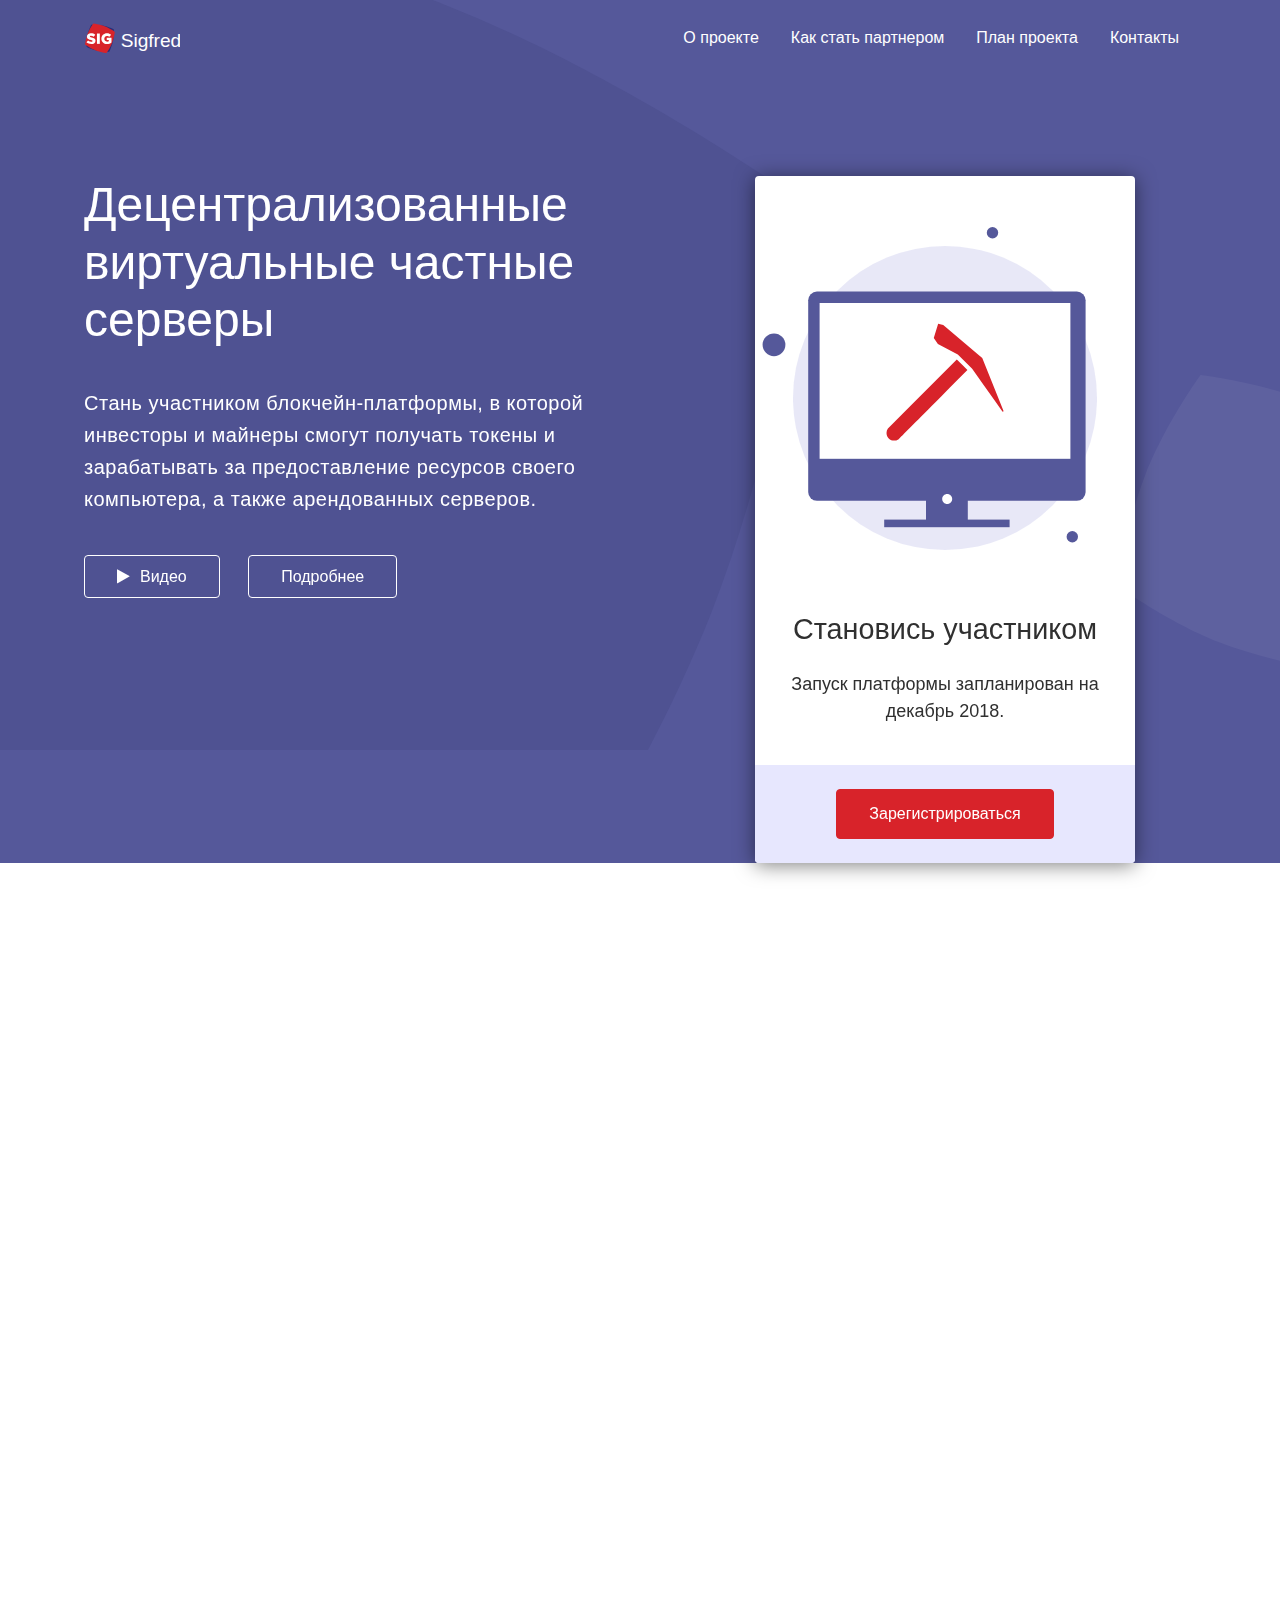
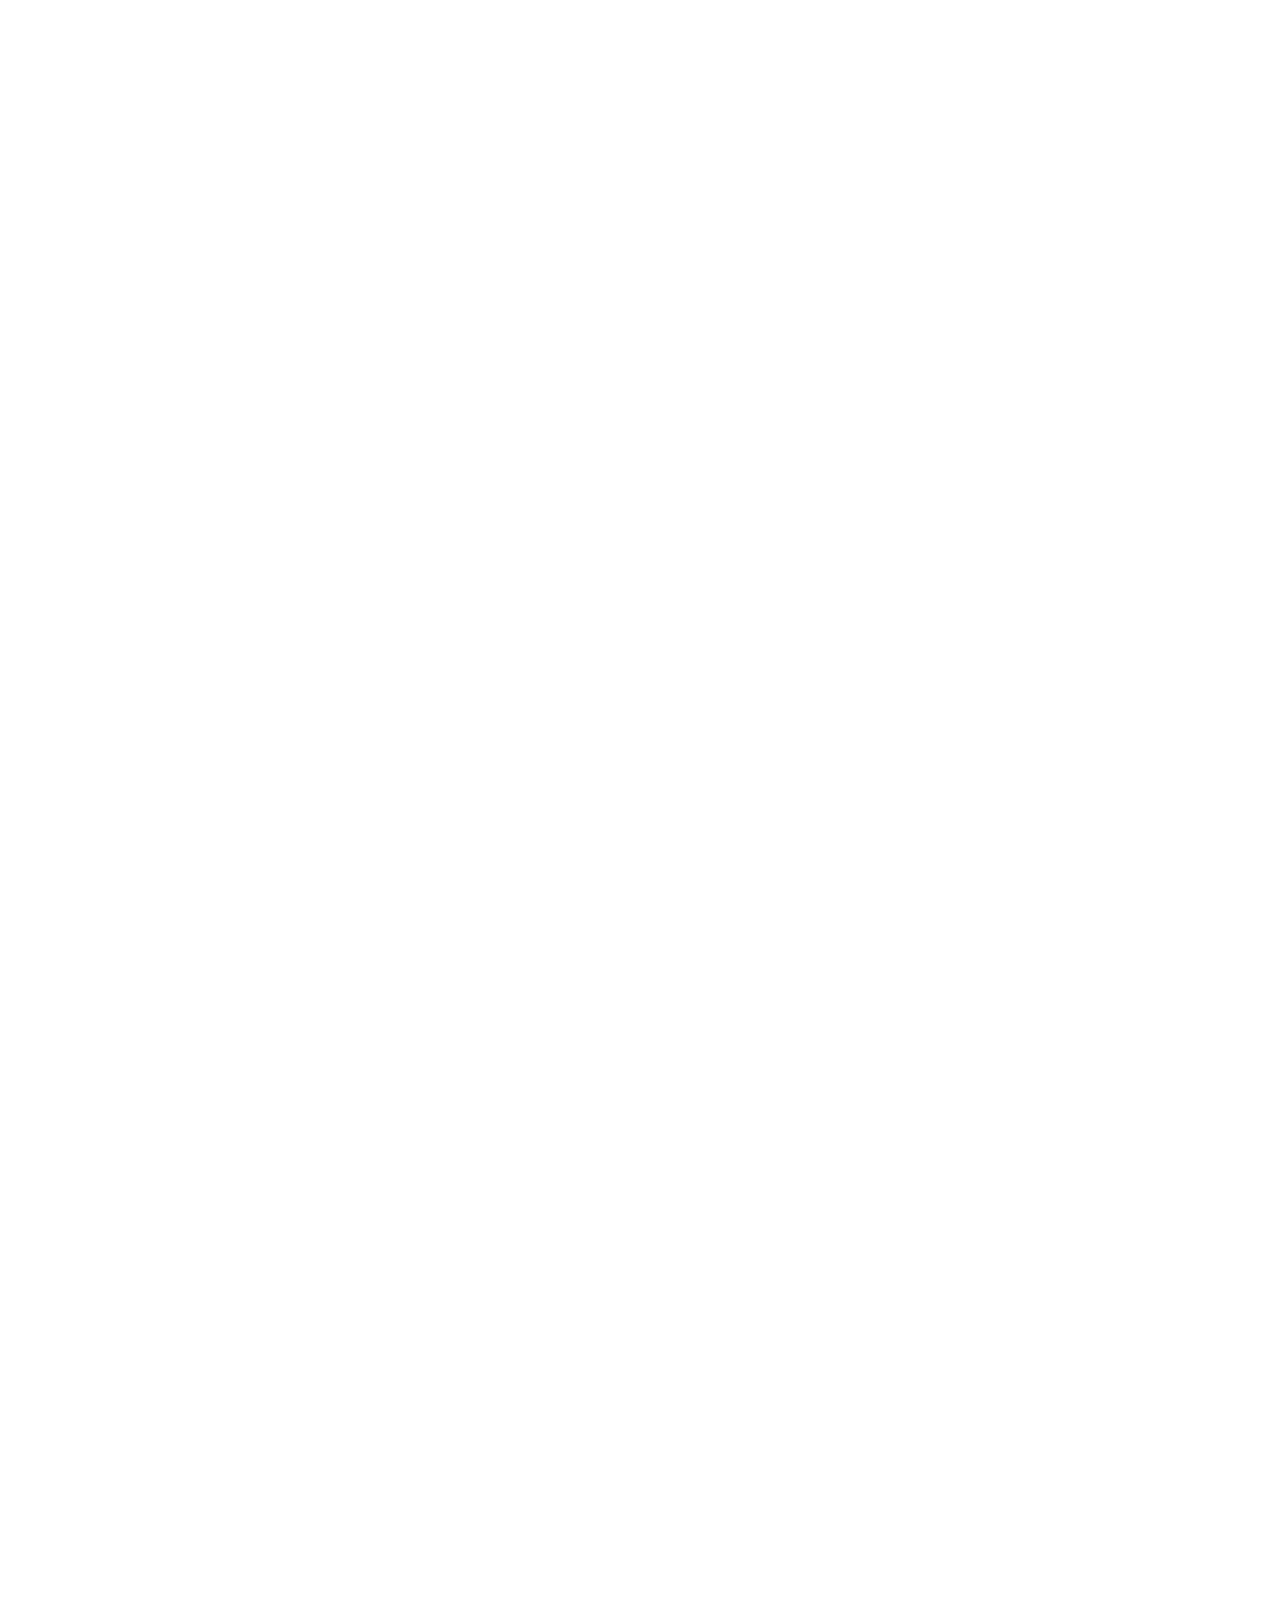
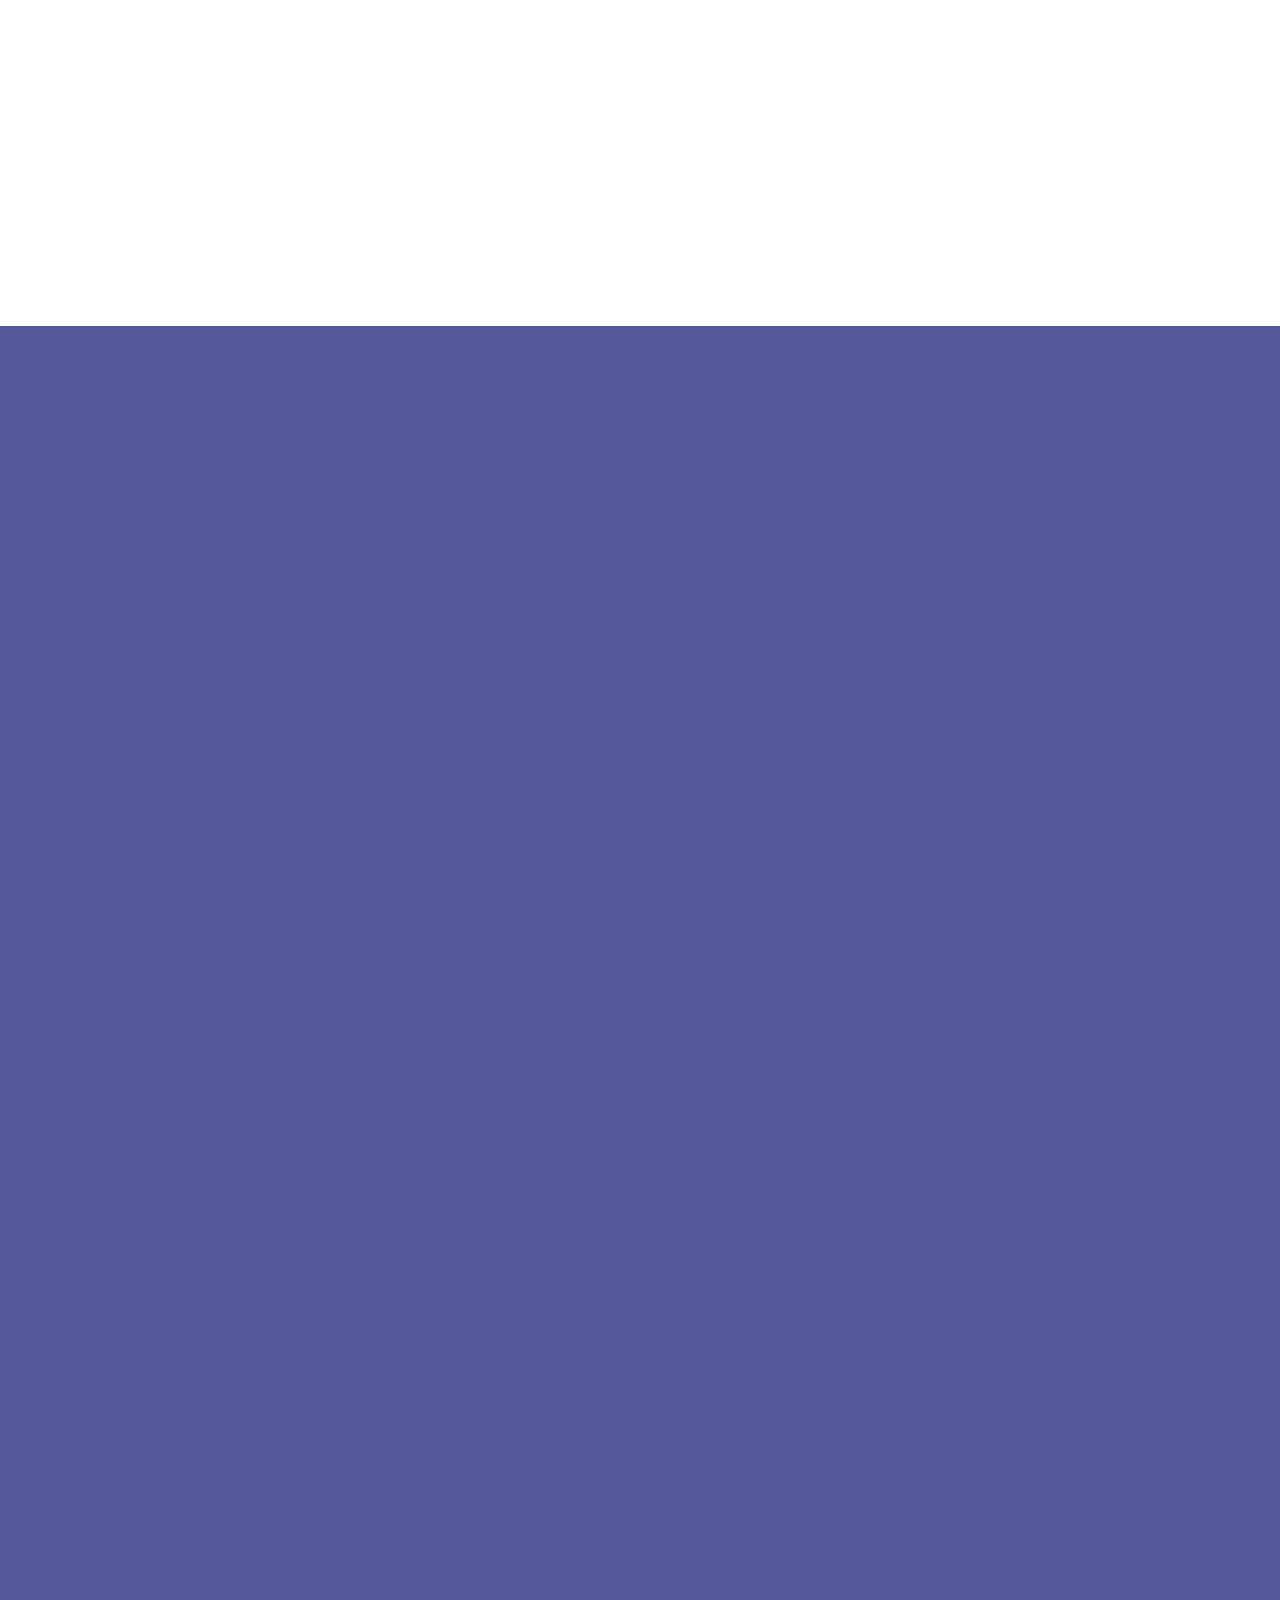
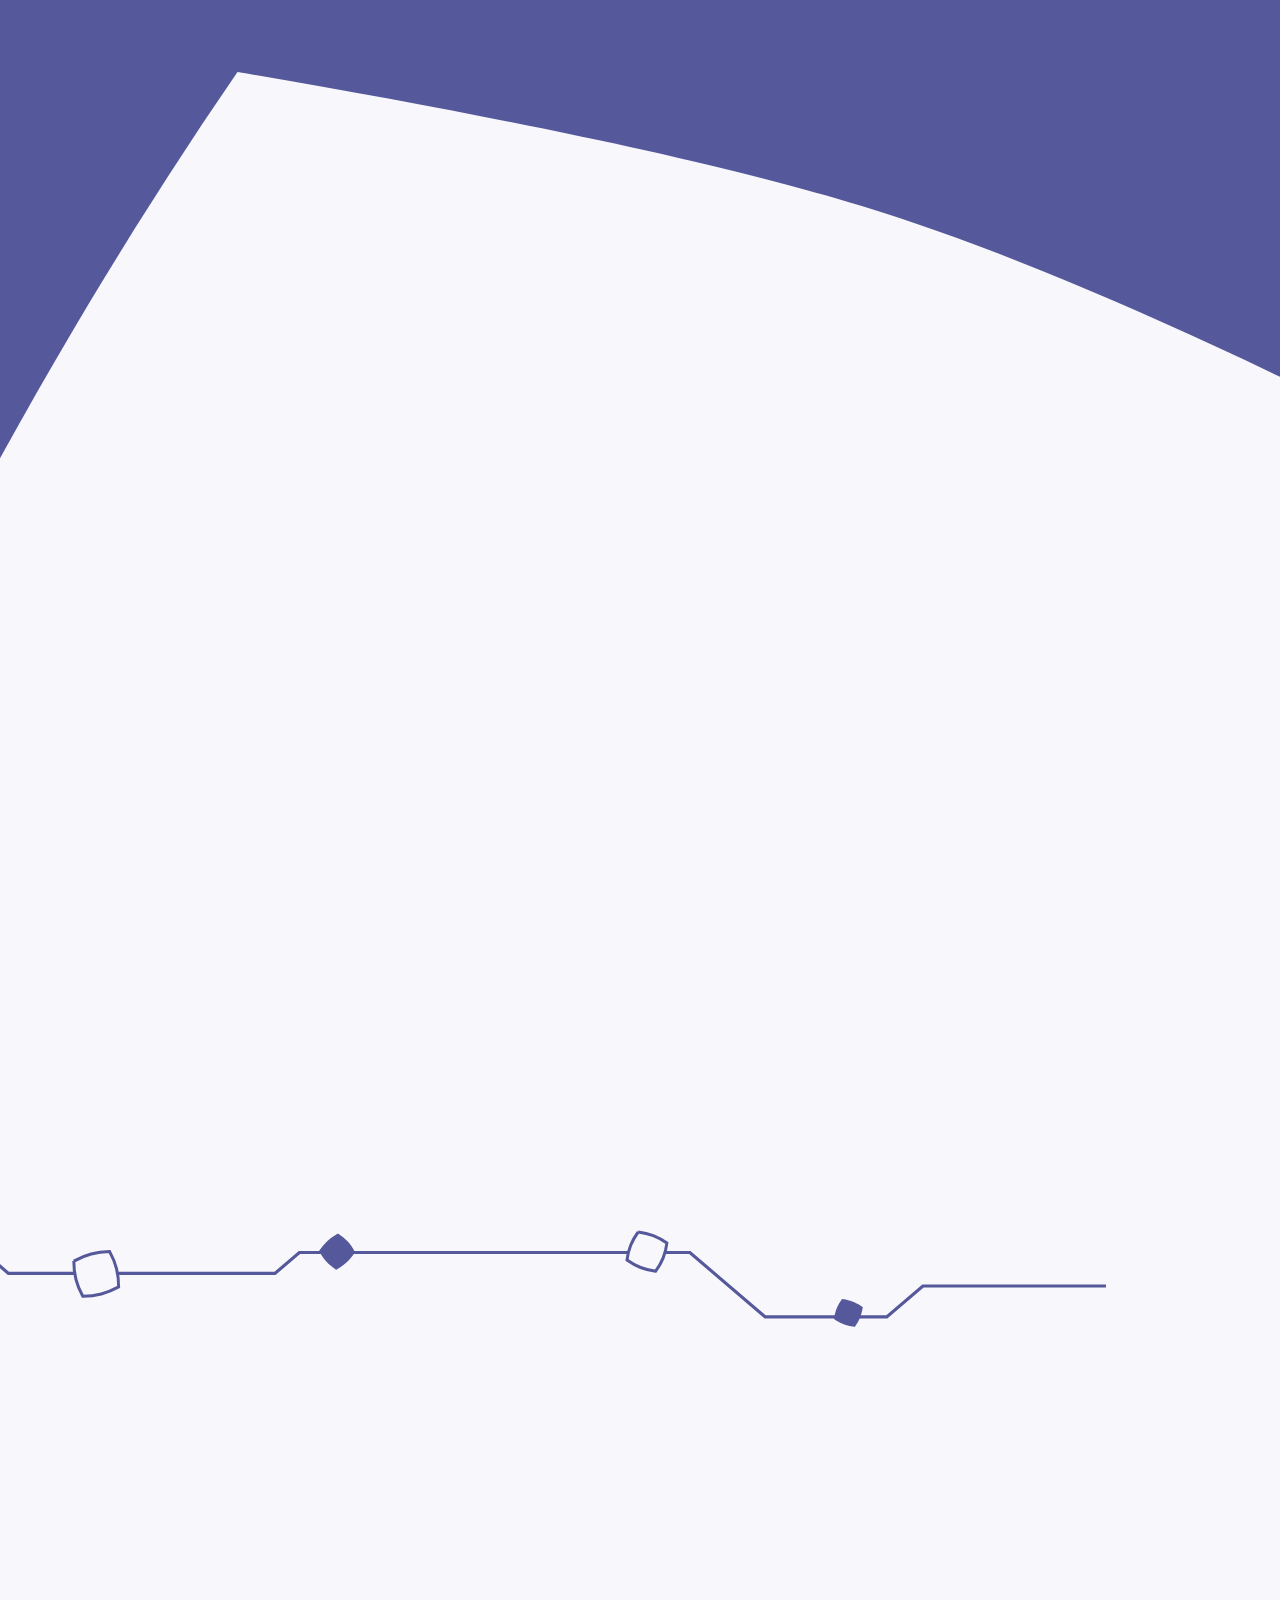
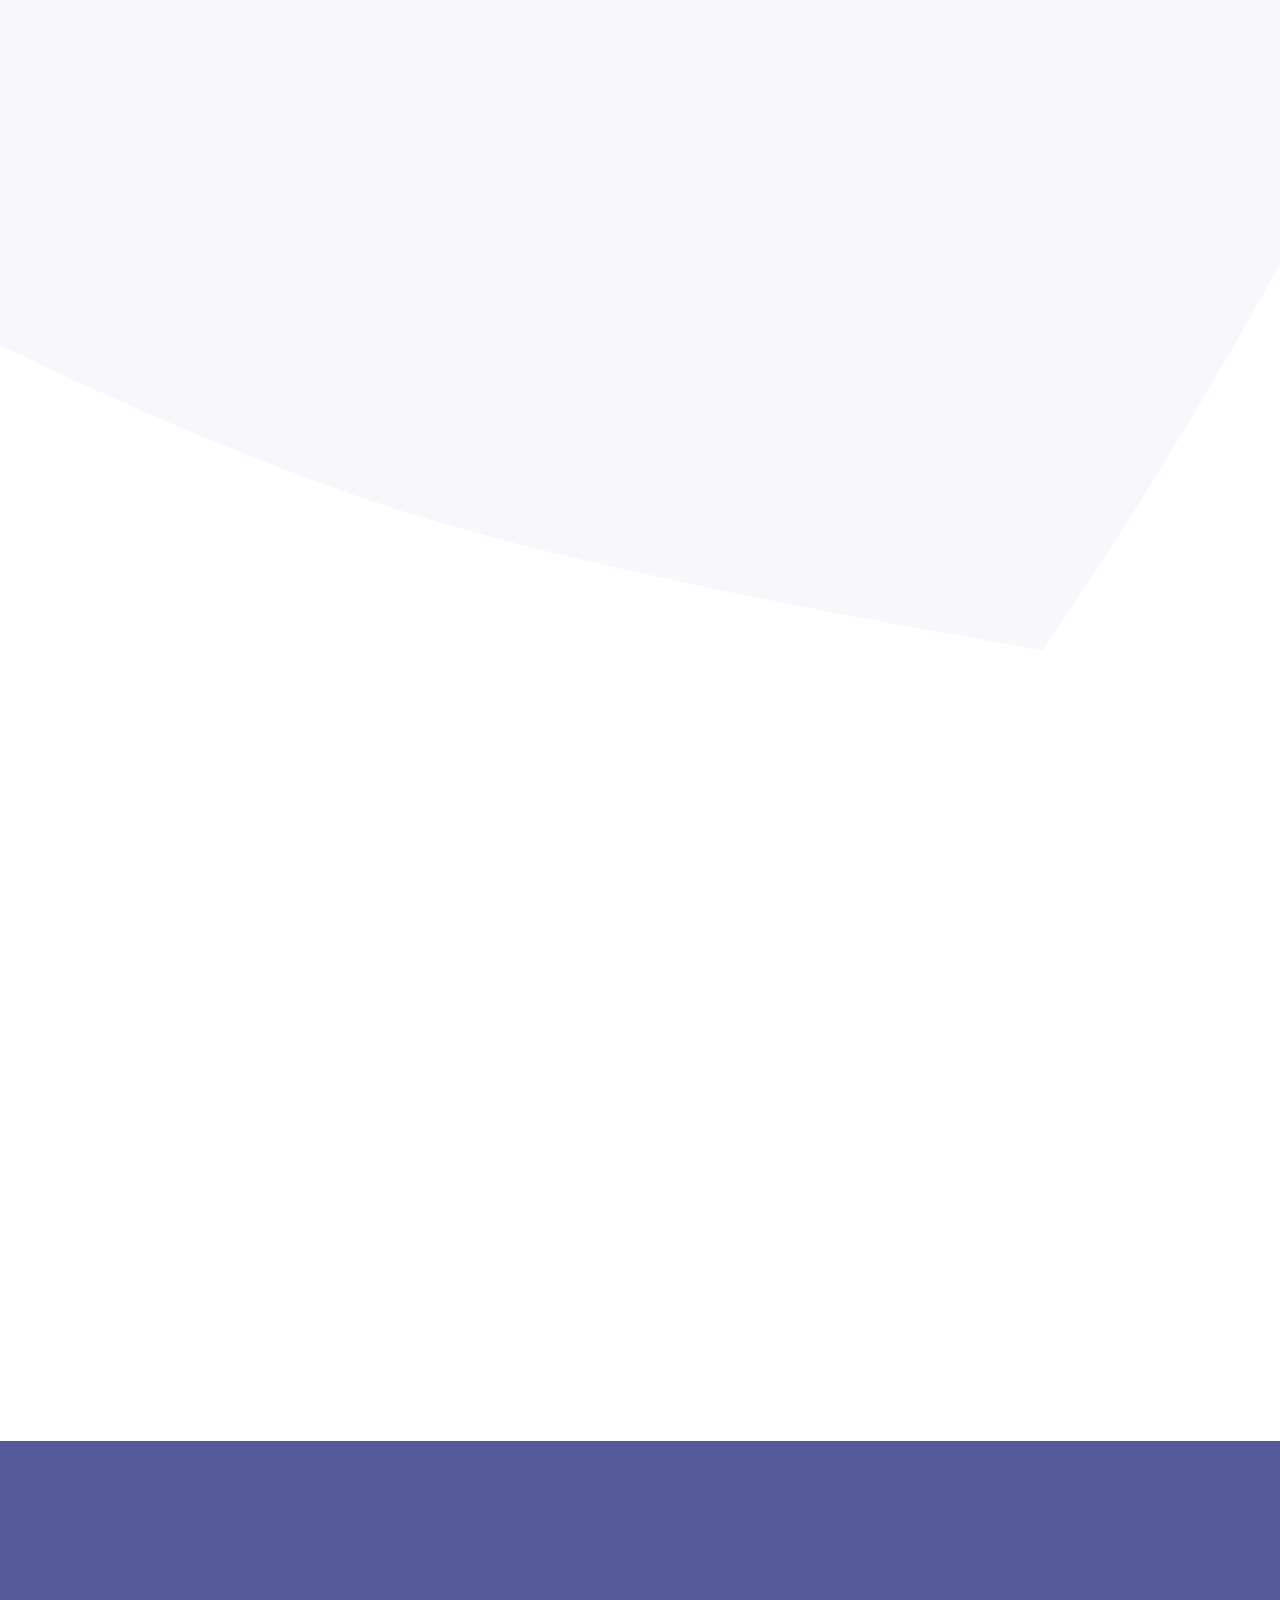
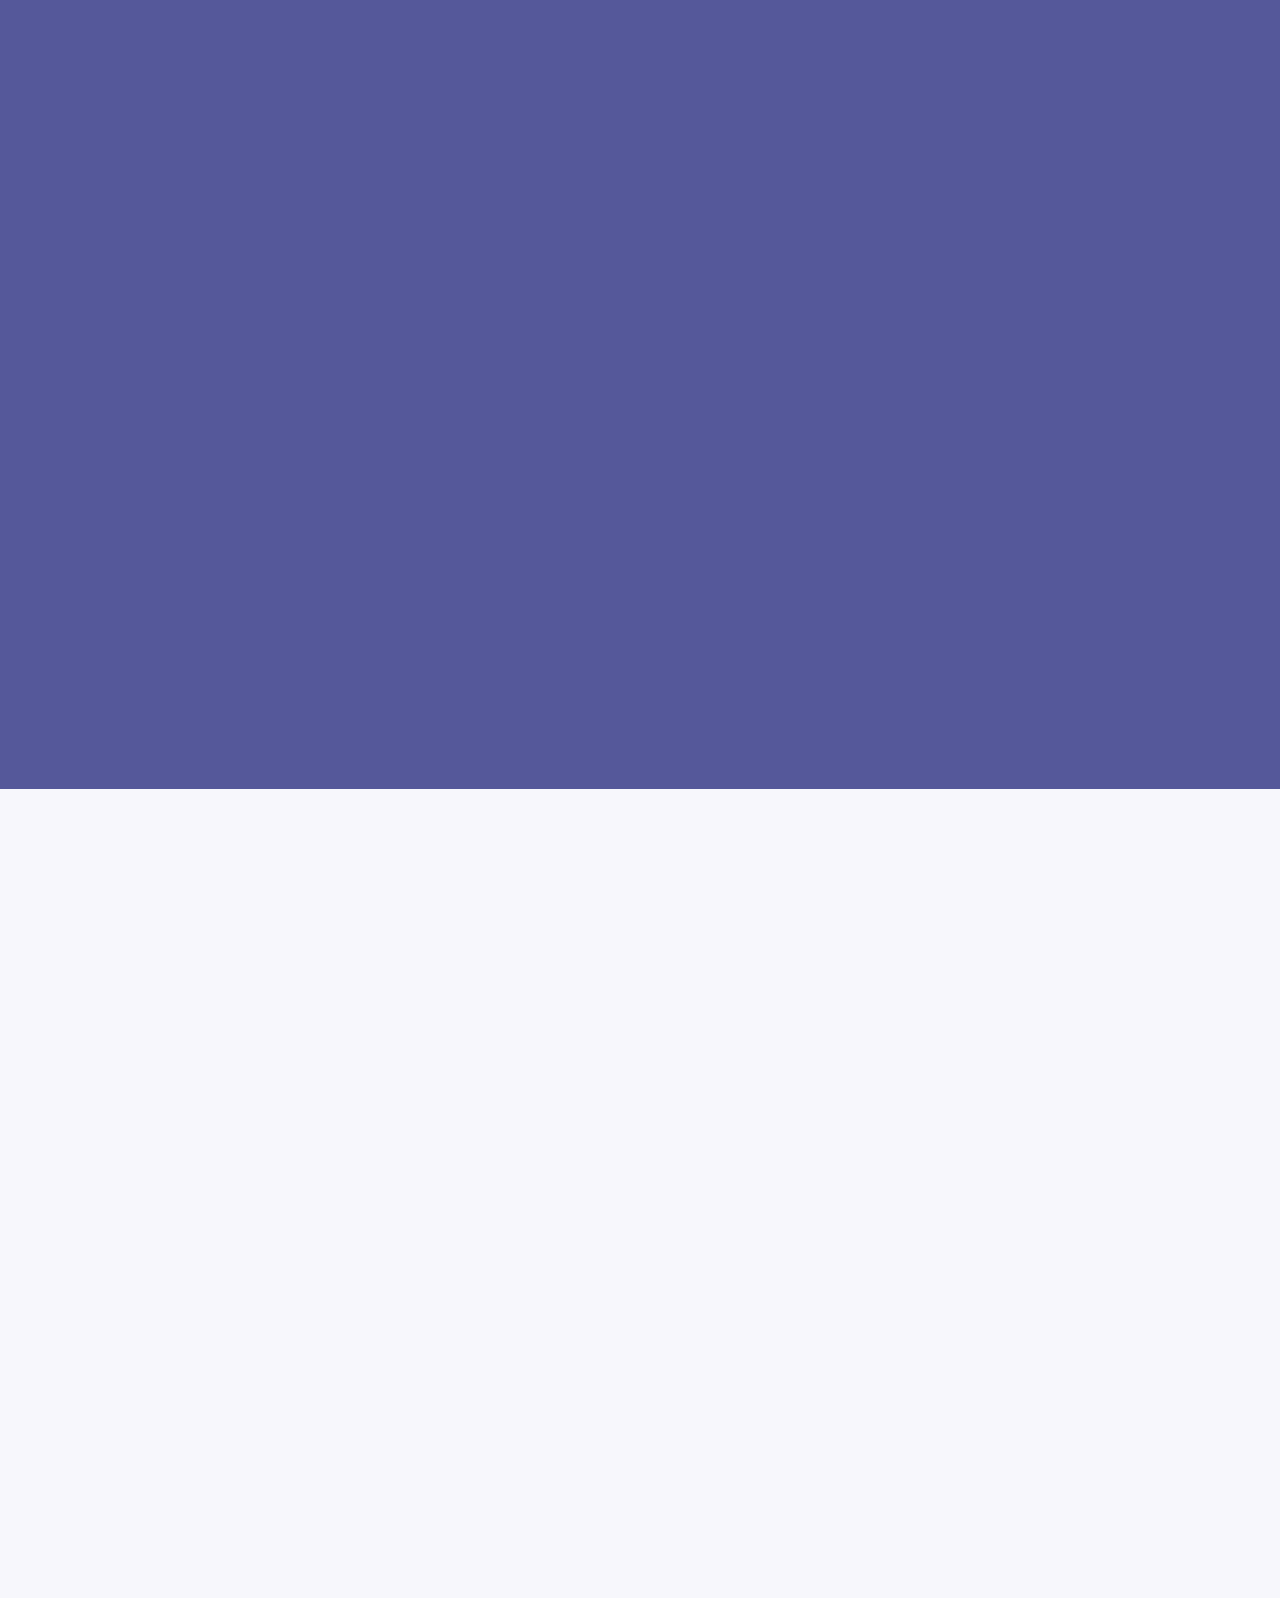
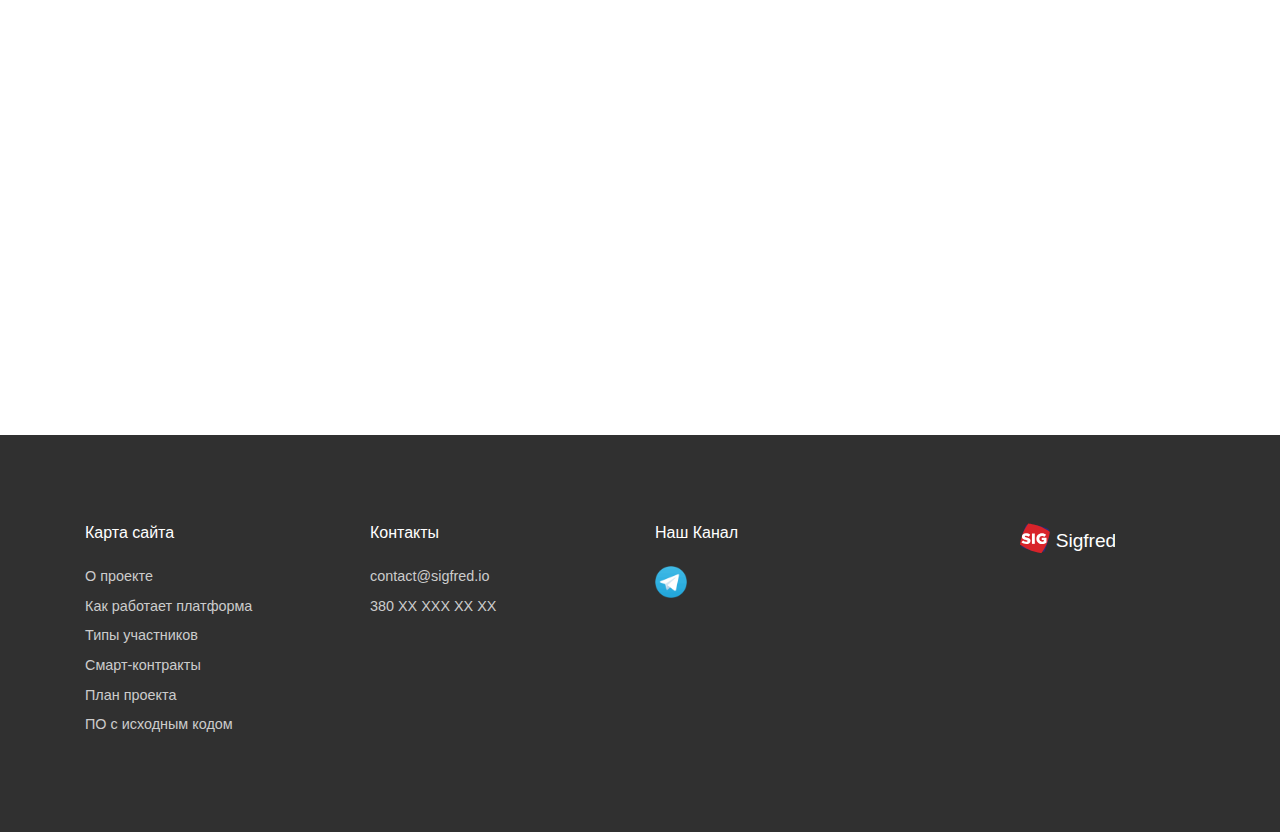
<file: index.html>
<!doctype html>
<html lang="en">
<head>
<meta charset="UTF-8">
    <meta name="viewport"
          content="width=device-width, user-scalable=no, initial-scale=1.0, maximum-scale=1.0, minimum-scale=1.0">
    <meta http-equiv="X-UA-Compatible" content="ie=edge">
    <title>Sigfred</title>
    <link rel="shortcut icon" type="image/png" href="img/favicon.png">
    <link rel="stylesheet" href="css/bootstrap.min.css">
    <link rel="stylesheet" href="https://maxcdn.bootstrapcdn.com/font-awesome/4.7.0/css/font-awesome.min.css">
    <link rel="stylesheet" href="css/animate.css">
    <link href="https://unpkg.com/aos@2.3.1/dist/aos.css" rel="stylesheet">
    <link rel="stylesheet" href="https://cdnjs.cloudflare.com/ajax/libs/font-awesome/4.7.0/css/font-awesome.min.css">
<!-- My CSS style -->
    <link rel="stylesheet" href="css/main.css">
</head>
<body>
    <header id="header" class="header">
        <nav class="navbar navbar-expand-lg navbar-light">
            <div class="container">
                <a class="navbar-brand" href="index.html#header"><img src="img/logo.svg" alt="Sigfred" class="logo"></a>
                <button class="navbar-toggler" type="button" data-toggle="collapse" data-target="#navbarNavAltMarkup" aria-controls="navbarNavAltMarkup" aria-expanded="false" aria-label="Toggle navigation">
                    <span class="navbar-toggler-icon"></span>
                </button>
                <div class="collapse navbar-collapse" id="navbarNavAltMarkup">
                    <div class="navbar-nav" data-toggle="collapse" data-target=".navbar-collapse.show">
                        <a class="nav-item nav-link" href="index.html#about">О проекте</a>
                        <a class="nav-item nav-link" href="partnership.html">Как стать партнером</a>
                        <a class="nav-item nav-link" href="index.html#plan">План проекта</a>
                        <a class="nav-item nav-link" href="index.html#footer">Контакты</a>
                    </div>
                </div>
            </div>
         </nav>
        <div class="container">
            <div class="col-12">
                <div class="row">
                   <div class="col-lg-6 col-sm-12">
                      <div class="offer">
                            <h1 class="offer-title" data-aos="fade-up" data-aos-duration="1000" data-aos-once="true">
                              Децентрализованные виртуальные частные серверы
                            </h1>
                            <p class="offer-text" data-aos="fade-up" data-aos-duration="1000" data-aos-once="true">Стань участником блокчейн-платформы, в которой инвесторы и майнеры смогут получать токены и зарабатывать за предоставление ресурсов своего компьютера, а также арендованных серверов.</p>
                            <div class="btns" data-aos="fade-up" data-aos-duration="1000" data-aos-once="true" data-aos-once="true">
                              <a href="#" class="btn-ghost" name="button"><i class="fa fa-play"></i>Видео</a>
                              <a href="#about" class="btn-ghost" name="button">Подробнее</a>
                            </div>
                      </div>
                   </div>
                   <div class="col-lg-4">
                       <div class="sign" data-aos="fade-up" data-aos-duration="1000" data-aos-once="true">
                           <img src="img/ic_miner.svg" alt="Miner" class="icon__img"></img>
                           <h3 class="sign-title">Становись участником</h3>
                           <p class="sign-intro">Запуск платформы запланирован на декабрь 2018.
                           <div class="sign-btn">
                              <a href="https://sigfried.ihost.net.ua/register" target="_blank" class="btn-primary" name="button">Зарегистрироваться</a>
                          </div>
                       </div>
                   </div>
                </div>
            </div>
        </div>
    </header>
    <section id="about" class="about">
        <div class="container">
            <div class="row">
              <div class="col-lg-12">
                  <div class="title">
                      <h2 class="title__main" data-aos="fade-up" data-aos-duration="1000" data-aos-once="true">
                          Компания, которая способна изменить интернет
                      </h2>
                      <p class="title__text" data-aos="fade-up" data-aos-duration="1000" data-aos-once="true">
                          В сентябре 2017 компания Sigfred ставит перед собой амбициозную цель — изменить способ размещения контента в сети интернет, чтобы сделать интернет более безопасным и неподверженным цензуре со стороны провайдеров и регуляторов.
                      </p>
                      <h3 class="subtitle" data-aos="fade-up" data-aos-duration="1000" data-aos-once="true">
                          Основные <span class="emphasis">проблемы</span> размещения контента на данный момент
                      </h3>
                  </div>
              </div>
            </div>
            <div class="row">
                <div class="col-lg-4">
                    <div class="icon" data-aos="fade-up" data-aos-duration="1000" data-aos-once="true">
                        <div class="icon-bg">
                            <img src="img/ic_ddos.svg" alt="DDoS" class="icon-img"></img>
                        </div>
                        <h4 class="icon-title">DDoS</h4>
                        <p class="icon__text">Популярные сайты и сервисы страдают от хакерских и DDoS-атак.</p>
                    </div>
                </div>
                <div class="col-lg-4">
                    <div class="icon" data-aos="fade-up" data-aos-duration="1000" data-aos-once="true">
                        <div class="icon-bg">
                            <img src="img/ic_expenses.svg" alt="Expenses" class="icon-img"></img>
                        </div>
                        <h4 class="icon-title">Издержки</h4>
                        <p class="icon__text">Пользователи тратят огромные суммы за то, чтобы их сервис оставался онлайн.</p>
                    </div>
                </div>
                <div class="col-lg-4">
                    <div class="icon" data-aos="fade-up" data-aos-duration="1000" data-aos-once="true">
                        <div class="icon-bg">
                        <img src="img/ic_blocking.svg" alt="Blocking" class="icon-img"></img>
                        </div>
                        <h4 class="icon-title">Блокировки</h4>
                        <p class="icon__text">В текущем web 2.0 любой популярный сервис может быть заблокирован.</p>
                    </div>
                </div>
            </div>
        </div>
        <div class="container build" data-aos="fade-up" data-aos-duration="1000" data-aos-once="true" data-aos-once="true">
            <div class="row">
                <div class="col-12">
                    <h2 class="title__main">
                      Мы решили изменить это и создаем интернет для людей
                    </h2>
                </div>
            </div>
                <div class="row">
                    <div class="col-lg-6">
                        <p class="build title__text">
                              Только представьте, что никто и нигде, кроме автора,
                              не сможет заблокировать ни один ресурс или удалить
                              информацию.<br><br>
                              Такая неизменяемая и саморегулирующаяся
                              блокчейн-сеть, будет разбросан по миллионам
                              компьютеров пользователейи тысячах серверах
                              по всему миру.<br><br>
                              Внутри блокчейна Sigfred будет возможность
                              за минуту организовать виртуальный сервер
                              или сотни серверов,и запустить на них приложение
                              (например, messenger) либо организовать хостинг
                              сайта и портала со множеством сайтов.</p>
                    </div>
                    <div class="col-lg-6">
                        <div class="build__image d-flex justify-content-center">
                            <img src="img/img_build.svg" alt="Build" class="build__image"></img>
                        </div>
                    </div>
              </div>
        </div>
        <div class="container">
          <div class="row">
              <div class="col-lg-12">
                  <h3 class="subtitle" data-aos="fade-up" data-aos-duration="1000" data-aos-once="true" data-aos-once="true">
                      Основные <span class="emphasis">преимущества</span> блокчейн-платформы Sigfred
                  </h3>
              </div>
          </div>
          <div class="row">
              <div class="col-lg-4">
                  <div class="icon" data-aos="fade-up" data-aos-duration="1000" data-aos-once="true" data-aos-once="true">
                      <div class="icon-bg">
                          <img src="img/ic_safe.svg" alt="Safe" class="icon-img"></img>
                      </div>
                      <h4 class="icon-title">Безопасность</h4>
                      <p class="icon__text">Популярные сайты и сервисы страдают от хакерских и DDoS-атак.</p>
                  </div>
              </div>
              <div class="col-lg-4">
                  <div class="icon" data-aos="fade-up" data-aos-duration="1000" data-aos-once="true" data-aos-once="true">
                      <div class="icon-bg">
                          <img src="img/ic_econom.svg" alt="Econom" class="icon-img"></img>
                      </div>
                      <h4 class="icon-title">Стоимость</h4>
                      <p class="icon__text">Пользователи тратят огромные суммы за то, чтобы их сервис оставался онлайн.</p>
                  </div>
              </div>
              <div class="col-lg-4">
                  <div class="icon" data-aos="fade-up" data-aos-duration="1000" data-aos-once="true" data-aos-once="true">
                      <div class="icon-bg">
                          <img src="img/ic_efficiency.svg" alt="Efficiency" class="icon-img"></img>
                      </div>
                      <h4 class="icon-title">Производительность</h4>
                      <p class="icon__text">В текущем web 2.0 любой популярный сервис может быть заблокирован.</p>
                  </div>
              </div>
          </div>
          <div class="row">
              <div class="col-12">
                  <div class="btl" data-aos="fade-up" data-aos-duration="1000" data-aos-once="true" data-aos-once="true">
                    <h3 class="btl__subtitle">
                      Наша платформа позволит всем участникам зарабатывать на предоставлении компьютерных ресурсов, а также создавать интернет.
                    </h3>
                  </div>
              </div>
          </div>
          <div class="row">
              <div class="col-12">
                  <div class="sign-block" data-aos="fade-up" data-aos-duration="1000" data-aos-once="true" data-aos-once="true">
                      <p class="sign-block-text">Стань одним из первых участников платформы.</p>
                      <a href="https://sigfried.ihost.net.ua/register" target="_blank" class="btn-primary" name="button">Стать участником</a>
                      </a>
                  </div>
              </div>
          </div>
        </div>
    </section>
    <section id="how" class="how">
        <div class="container">
            <div class="row">
                <div class="col-lg-12">
                    <h2 class="title__main" data-aos="fade-up" data-aos-duration="1000" data-aos-once="true" data-aos-once="true">
                      Как работает платформа
                    </h2>
                </div>
            </div>
            <div class="row">
                <div class="col-lg-6">
                    <p class="title__text" data-aos="fade-up" data-aos-duration="1000" data-aos-once="true" data-aos-once="true">
                        Подключенный к системе Ваш компьютер сможет делиться своими вычислительными мощностями за определённую сумму в криптовалюте SIG.<br><br>
                        Мы создаем систему, способную создать в Интернет мощный вычислительный центр, объединив с помощью открытого протокола Sigfred.proto всех пользователей, которые пользуются услугами децентрализированной платформы.<br><br>
                        Сформированная таким образом сеть компьютеров и реализованный блокчейн с гибридным консенсусом выполняет функции облачной платформы и платформы для приложений, гарантируя при этом максимальную безопасность и конкурентоспособные цены за транзакцию криптовалюты либо аренду децентрализованного сервера.<br><br>
                        На основе этой платформы выполняются децентрализованные приложения — для создания DApp используются специальные утилиты и библиотеки.
                    </p>
                    <div class="btns" data-aos="fade-up" data-aos-duration="1000" data-aos-once="true" data-aos-once="true">
                      <a href="#" class="btn-ghost" name="button"><i class="fa fa-play"></i>Видео</a>
                      <a href="https://docs.google.com/document/d/1v7RSYiOHBHyHkyCmduBIwwpOFGFT9DAnBhlDulwH5bc/edit" target="_blank" class="btn-ghost" name="button">Подробнее</a>
                    </div>
                </div>
                <div class="col-lg-6">
                    <div class="image-block d-flex flex-column">
                        <img src="img/img_1setup.svg" alt="How it works" class="image-block__image" data-aos="fade-up" data-aos-duration="1000" data-aos-once="true" data-aos-once="true"></img>
                        <img src="img/img_2mining.svg" alt="How it works" class="image-block__image" data-aos="fade-up" data-aos-duration="1000" data-aos-once="true" data-aos-once="true"></img>
                        <img src="img/img_3build.svg" alt="How it works" class="image-block__image" data-aos="fade-up" data-aos-duration="1000" data-aos-once="true" data-aos-once="true"></img>
                        <img src="img/img_4profit.svg" alt="How it works" class="image-block__image" data-aos="fade-up" data-aos-duration="1000" data-aos-once="true" data-aos-once="true"></img>
                    </div>
                </div>
            </div>
        </div>
    </section>
    <section id="party" class="party">
        <div class="container">
            <div class="row">
                <div class="col-lg-12">
                   <div class="title">
                        <h2 class="title__main" data-aos="fade-up" data-aos-duration="1000" data-aos-once="true" data-aos-once="true">
                            Типы участников
                        </h2>
                        <p class="title__text" data-aos="fade-up" data-aos-duration="1000" data-aos-once="true" data-aos-once="true">
                            В сентябре 2017 компания Sigfred ставит перед собой амбициозную цель — изменить способ размещения контента в сети интернет, чтобы сделать интернет более безопасным и неподверженным цензуре со стороны провайдеров и регуляторов.
                        </p>
                    </div>
                </div>
            </div>
            <div class="row d-flex justify-content-center">
                <div class="col-lg-4">
                    <div class="card" data-aos="fade-up" data-aos-duration="1000" data-aos-once="true" data-aos-once="true">
                      <img src="img/ic_miner.svg" alt="Miner" class="icon__img"></img>
                      <h4 class="icon-title">Майнер</h4>
                      <p class="icon__text">Партнер, который делится ресурсами компьютера в сети каждый день
                      </p>
                      <div class="btns">
                          <a href="partnership.html#miner" class="btn-ghost-red" name="button">Подробнее</a>
                     </div>
                    </div>
                </div>
                <div class="col-lg-4">
                    <div class="card" data-aos="fade-up" data-aos-duration="1000" data-aos-once="true" data-aos-once="true">
                        <img src="img/ic_investor.svg" alt="Investor" class="icon__img"></img>
                        <h4 class="icon-title">Краудинвестор</h4>
                        <p class="icon__text">Партнер, который делится ресурсами компьютера в сети каждый день
                        </p>
                        <div class="btns">
                            <a href="partnership.html#investor" class="btn-ghost-red" name="button">Подробнее</a>
                       </div>
                    </div>
                </div>
                <div class="col-lg-4">
                    <div class="card" data-aos="fade-up" data-aos-duration="1000" data-aos-once="true" data-aos-once="true">
                      <img src="img/ic_keeper.svg" alt="Keeper" class="icon__img"></img>
                      <h4 class="icon-title">Хранитель</h4>
                      <p class="icon__text">Партнер, который делится ресурсами компьютера в сети каждый день
                      </p>
                      <div class="btns">
                          <a href="partnership.html#keeper" class="btn-ghost-red" name="button">Подробнее</a>
                     </div>
                    </div>
                </div>
            </div>
            <div class="row">
                <div class="col-10">
                    <div class="divider d-flex justify-content-center">
                        <img src="img/img_divider.svg" alt="Divider" class="divider__img">
                        </img>
                    </div>
                </div>
            </div>
          <div id="smart">
              <div class="row">
                  <div class="col-lg-12">
                     <div class="title">
                          <h2 class="title__main" data-aos="fade-up" data-aos-duration="1000" data-aos-once="true" data-aos-once="true">
                              Смарт-контракты
                          </h2>
                          <p class="title__text" data-aos="fade-up" data-aos-duration="1000" data-aos-once="true" data-aos-once="true">
                              В сентябре 2017 компания Sigfred ставит перед собой амбициозную цель — изменить способ размещения контента в сети интернет, чтобы сделать интернет более безопасным и неподверженным цензуре со стороны провайдеров и регуляторов.
                          </p>
                      </div>
                  </div>
              </div>
              <div class="row">
                  <div class="col">
                      <div class="smart d-flex justify-content-center" data-aos="fade-up" data-aos-duration="1000" data-aos-once="true" data-aos-once="true">
                          <img src="img/img_smart.svg" alt="Smart Contracts" class="smart__img">
                          </img>
                      </div>
                  </div>
              </div>
          </div>
        </div>
    </section>
    <section id="plan" class="plan">
        <div class="container">
            <div class="row">
                <div class="col-lg-12">
                   <div class="title">
                        <h2 class="title__main" data-aos="fade-up" data-aos-duration="1000" data-aos-once="true" data-aos-once="false">
                            План проекта
                        </h2>
                        <p class="title__text" data-aos="fade-up" data-aos-duration="1000" data-aos-once="true" data-aos-once="false">
                            В сентябре 2017 компания Sigfred ставит перед собой амбициозную цель — изменить способ размещения контента в сети интернет, чтобы сделать интернет более безопасным и неподверженным цензуре со стороны провайдеров и регуляторов.
                        </p>
                    </div>
                </div>
            </div>
            <div class="row">
                <div class="col-12">
                    <div class="graph d-flex justify-content-center" data-aos="fade-up" data-aos-duration="1000" data-aos-once="true" data-aos-once="false">
                        <img src="img/img_plan.svg" alt="Plan" class="plan_lg">
                        <img src="img/img_plan_md.svg" alt="Plan" class="plan_md">
                        <img src="img/img_plan_sm.svg" alt="Plan" class="plan_sm">
                    </div>
                </div>
            </div>
        </div>
    </section>
    <section id="code" class="code">
        <div class="container">
          <div class="row">
              <div class="col-lg-12">
                  <h2 class="title__main" data-aos="fade-up" data-aos-duration="1000" data-aos-once="true" data-aos-once="true">
                      ПО с открытым исходным кодом
                  </h2>
              </div>
          </div>
          <div class="row">
              <div class="col-lg-6 col-md-12">
                  <p class="title__text" data-aos="fade-up" data-aos-duration="1000" data-aos-once="true" data-aos-once="true">
                      Мы верим в программное обеспечение с открытым исходным кодом. Наша цель - перепроектировать облачную архитектуру для полной децентрализации. Поэтому мы создаем платформу виртуальных машин с открытым исходным кодом, которая задействует блокчейн узел, основанный на консенсусе подтверждения потребительской активности.<br><br>
                      Целью является значительное снижение производительности блокчейн узла в алгоритме консенсуса Proof-of-Work и использование вычислительной мощности блокчейн узлов для выполнения любой задачи, которую вы только можете себе представить.<br><br>
                      Сегодня Вы имеете возможность участвовать в уникальной партнерской программе и помочь нам в развитии системы. Многие IT-cпециалисты полагают, что проекты основанные на технологиях децентрализации и виртуализации способны не только конкурировать с облачными сервисами от Amazon, Google и Microsoft, но и изменить способ размещения контента и вычислений в Интернет в целом.
                  </p>
                  <div class="btns" data-aos="fade-up" data-aos-duration="1000" data-aos-once="true" data-aos-once="true">
                      <a href="https://bitbucket.org/siegfriedvmblockchain/" target="_blank" class="btn-ghost" name="button">Проверить Код</a>
                  </div>
              </div>
              <div class="col">
                <div class="imagecode" data-aos="fade-up" data-aos-duration="1000" data-aos-once="true" data-aos-once="true">
                    <img src="img/img_dev.svg" alt="Open-source" class="imagecode__image">
                    </img>
                </div>
              </div>
          </div>
      </div>

    </section>
    <section id="app" class="app">
        <div class="container">
            <div class="row">
                <div class="col-12">
                    <div class="title">
                        <h2 class="title__main" data-aos="fade-up" data-aos-duration="1000" data-aos-once="true" data-aos-once="true">
                            Приложение для майнинга
                        </h2>
                        <p class="title__text d-flex justify-content-center" data-aos="fade-up" data-aos-duration="1000" data-aos-once="true" data-aos-once="true">
                            Кроссплатформенный майнер, который способен работать в автономном режиме 24h.
                        </p>
                    </div>
                </div>
            </div>
            <div class="row d-flex justify-content-center">
                <div class="col-lg-12 col-sm-12">
                    <div class="image-app" data-aos="fade-up" data-aos-duration="1000" data-aos-once="true" data-aos-once="true">
                        <img src="img/img_app@2x.png" alt="App" class="img-app">
                        </img>
                    </div>
                </div>
            </div>
        </div>
    </section>
    <section id="sign" class="lastsign">
        <div class="container">
            <div class="row">
                <div class="col-lg-12">
                    <div class="title">
                        <h2 class="title__main" data-aos="fade-up" data-aos-duration="1000" data-aos-once="true" data-aos-once="true">
                            Хочешь зарабатывать<br>на платформе Sigfred?
                        </h2>
                        <div class="sign-block" data-aos="fade-up" data-aos-duration="1000" data-aos-once="true" data-aos-once="true">
                            <p class="sign-block-text">Стань одним из первых участников платформы.</p>
                            <a href="https://sigfried.ihost.net.ua/register" target="_blank" class="btn-primary" name="button">Зарегистрироваться</a>
                            </a>
                        </div>
                    </div>
                </div>
            </div>
        </div>
    </section>
    <footer id="footer" class="footer">
        <div class="container">
            <div class="row">
                <div class="col-sm-6 col-md-4 col-lg-3">
                    <div class="links">
                        <h5 class="footer__title">
                            Карта сайта
                        </h5>
                        <div class="links__block">
                            <div class="links__list d-flex flex-column">
                              <a href="index.html#about" class="footer__text">О проекте</a>
                              <a href="index.html#how" class="footer__text">Как работает платформа</a>
                              <a href="index.html#party" class="footer__text">Типы участников</a>
                              <a href="index.html#smart" class="footer__text">Смарт-контракты</a>
                              <a href="index.html#plan" class="footer__text">План проекта</a>
                              <a href="index.html#code" class="footer__text">ПО с исходным кодом</a>
                            </div>
                        </div>
                    </div>
                </div>
                <div class="col-sm-6 col-md-4 col-lg-3">
                    <div class="contacts">
                        <h5 class="footer__title">
                            Контакты
                        </h5>
                        <div class="links__list d-flex flex-column">
                            <a href="" class="footer__text">contact@sigfred.io</a>
                            <a href="" class="footer__text">380 XX XXX XX XX</a>
                        </div>
                    </div>
                </div>
                <div class="col-sm-6 col-md-4 col-lg-3">
                    <div class="social">
                        <h5 class="footer__title">
                            Наш Канал
                        </h5>
                        <a href="#"><img src="img/ic_telegram.png" alt="Telegram" class="social__telegram">
                        </img></a>
                    </div>
                </div>
                <div class="col-sm-12 col-md-12 col-lg-3">
                    <div class="logo-footer">
                        <a href="#">
                            <img src="img/logo.svg" alt="Sigfred" class="logo">
                        </a>
                    </div>
                </div>
            </div>
        </div>
    </footer>



<script src="https://code.jquery.com/jquery-3.3.1.slim.min.js" integrity="sha384-q8i/X+965DzO0rT7abK41JStQIAqVgRVzpbzo5smXKp4YfRvH+8abtTE1Pi6jizo" crossorigin="anonymous"></script>
<script src="https://cdnjs.cloudflare.com/ajax/libs/popper.js/1.14.3/umd/popper.min.js" integrity="sha384-ZMP7rVo3mIykV+2+9J3UJ46jBk0WLaUAdn689aCwoqbBJiSnjAK/l8WvCWPIPm49" crossorigin="anonymous"></script>
<script src="https://stackpath.bootstrapcdn.com/bootstrap/4.1.3/js/bootstrap.min.js" integrity="sha384-ChfqqxuZUCnJSK3+MXmPNIyE6ZbWh2IMqE241rYiqJxyMiZ6OW/JmZQ5stwEULTy" crossorigin="anonymous"></script>

<script src="https://unpkg.com/aos@2.3.1/dist/aos.js"></script>
<script>
  AOS.init();
</script>


</body>
</file>
<file: css/main.css>
header {
    background-image: url(../img/bg.svg);
    background-attachment: fixed;
    background-color: #55589A;
    background-repeat: no-repeat;
}

body {
    color: #303030;
}

a {
    color: white;
    text-decoration: none;
}

a:hover {
    color: red;
    text-decoration: none;
}

h2 {
    font-size: 2.25rem;
    font-weight: 500;
}

h3 {
    font-size: 1.5rem;
    font-weight: 500;
    text-align: center;
    line-height: 2.2rem;
}

h4 {
    font-size: 1.125rem;
    font-weight: bold;
}

h5 {
    font-size: 1rem;
    font-weight: bold;
    margin-bottom: 24px;
    color: white;
}

p {
    font-size: 1.125rem;
}


.navbar-toggler {
    background-color: none;
    border-color: none;
}

.navbar-expand-lg .navbar-collapse {
    justify-content: flex-end;
    margin-top: 10px;
    margin-bottom: 10px;
}


.navbar-light .navbar-nav .nav-link {
    color: white;
    padding-left: 16px;
    padding-right: 16px;
}

.navbar-nav a:hover {
    display: inline-block;
    vertical-align: middle;
    -webkit-transform: perspective(1px) translateZ(0);
    transform: perspective(1px) translateZ(0);
    box-shadow: 0 0 1px rgba(0, 0, 0, 0);
    position: relative;
    overflow: hidden;
 }

 .navbar-nav a:hover::before {
    content: "";
    position: absolute;
    z-index: -1;
    left: 0;
    right: 0;
    bottom: 0;
    background: #D8232A;
    height: 4px;
    -webkit-transform: translateY(4px);
    transform: translateY(4px);
    -webkit-transition-property: transform;
    transition-property: transform;
    -webkit-transition-duration: 0.3s;
    transition-duration: 0.3s;
    -webkit-transition-timing-function: ease-out;
    transition-timing-function: ease-out;
 }

 .navbar-nav a:hover::before, .navbar-nav a:focus::before, .navbar-nav a:active::before {
    -webkit-transform: translateY(0);
    transform: translateY(0);
 }



.navbar-light .navbar-nav .nav-link:hover {
    color: white;
}





.btns {
    margin: 0 -12px;
}

.btn-ghost {
    text-align: center;
    border: 1px solid white;
    border-radius: 4px;
    font-size: 1rem;
    font-weight: 400;
    padding: 12px 32px;
    margin: 24px 12px;
}

.btn-ghost:hover {
    background-color: #D8232A;
    color: white;
    border: 1px solid #D8232A;
}

.btn-ghost-red {
    text-align: center;
    border: 1px solid #D8232A;
    border-radius: 4px;
    color: #D8232A;
    font-size: 1rem;
    font-weight: 400;
    padding: 12px 32px;

}

.btn-ghost-red:hover {
    background-color: #D8232A;
    color: white;
}

.btn-primary {
    text-align: center;
    border: 1px solid #D8232A;
    background-color: #D8232A;
    border-radius: 4px;
    font-size: 1rem;;
    font-weight: 400;
    padding: 12px 32px;
    margin: 24px 12px;
}

.btn-primary:hover {
    background-color: #c32727;
    border: 1px solid #c32727;
    color: white;
}

.btl__subtitle {
    color: #55589A;
    margin-bottom: 80px;
    margin-top: 50px;
    margin-left: 100px;
    margin-right: 100px;
}

.btl__subtitle::before {
    content: '';
    display: block;
    width: 100px;
    height: 4px;
    background-color: #D8232A;
    position: relative;
    margin-left: auto;
    margin-right: auto;
    margin-bottom: 30px;
}

.title {
    margin-left: 100px;
    margin-right: 100px;
}

.subtitle {
    margin-bottom: 64px;
    text-align: center;
}

.title__main {
    text-align: center;
    margin: 88px 0 64px 0;
}

.title__text {
    text-align: left;
    margin-bottom: 88px;
}

.icon {
    text-align: center;
    margin: 0 16px 88px 16px;
}

.icon-bg {
    margin-bottom: 48px;
    align-items: center;
}

.icon-title {
    margin-bottom: 16px;
}










/* OFFER */

.offer {
    margin-bottom: 150px;
    padding-top: 100px;
    margin-left: -16px;
}

.offer-title {
    font-size: 3rem;
    margin-bottom: 38px;
    color: white;
}

.offer-text {
    margin-bottom: 50px;
    line-height: 2rem;
    color: white;
    font-size: 1.25rem;
    font-weight: 300;
    letter-spacing: 0.5px;
}

.fa {
    padding-right: 10px;
}


.sign {
    background-color: white;
    border-radius: 4px;
    min-height: 300px;
    width: 380px;
    box-shadow: 0 2px 20px rgba(0,0,0,0.50);
    margin-top: 120px;
    margin-left: 100px;
    padding-top: 32px;
    display: flex;
    flex-direction: column;
}

.sign-title {
    display: flex;
    justify-content: center;
    margin: 24px 12px 8px 12px;
    font-size: 1.8rem;
}

.sign-btn {
    display: flex;
    justify-content: center;
    background-color: #E7E7FE;
    margin-top: 24px;
    border-radius: 0 0 4px 4px;
}

.sign-intro {
    display: flex;
    justify-content: center;
    text-align: center;
    margin: 16px;
}













/* ABOUT + HOW */

.about {
    margin-bottom: 48px;
}

.build {
    background-color: #F3F3FC;
    border-radius: 20px;
    margin-bottom: 120px;
    padding-bottom: 48px;
}

.build__image {
    margin-bottom: 0;
    margin-right: 48px;
    align-items: flex-start;
}

.build .title__text {
    margin-left: 50px;
    margin-right: 50px;
}

.sign-block {
    text-align: center;
    margin-bottom: 100px;
}

.sign-block-text {
    margin-bottom: 48px;
}

.how {
    background: #55589A;
    padding-bottom: 700px;
}

.how .title__main {
    color: white;
}

.how .title__text {
    color: white;
    font-weight: 300;
}

.emphasis {
    font-style: italic;
}








/* PARTY + PLAN */

.party {
    background-image: url(../img/bg_party.svg);
    background-position: center;
    background-repeat: no-repeat;
    margin-top: -650px;
    padding-top: 300px;
    padding-bottom: 400px;
}

.card {
    width: 300px;
    height: auto;
    padding-bottom: 48px;
    background-color: white;
    margin-bottom: 48px;
    border-radius: 4px;
    box-shadow: 0 2px 12px rgba(0,0,0,0.30);
    margin-left: auto;
    margin-right: auto;
    text-align: center;
}

.card .icon__img {
    margin-top: 48px;
    margin-bottom: 48px;
}


.card .icon__text {
    font-size: 1rem;
    margin: 0 8px 48px 8px;
}

.divider {
    margin: 50px 100px 20px 0;
}

.divider__img {
    max-width: 200%;
}

.smart {
    margin-left: 64px;
    margin-right: 64px;
}

.smart__img {
    max-width: 100%;
}

.plan {
    margin-top: -100px;
}

.plan_lg {
    margin: 24px 0 104px 0;
    max-width: 100%;
}

.plan_md {
    display: none;
}

.plan_sm {
    display: none;
}










/* CODE */

.code {
    background: #55589A;
    padding-bottom: 100px;
}

.code .title__main {
    color: white;
}

.code .title__text {
    color: white;
    font-weight: 300;
}

.imagecode {
    margin-left: 0;
}

.imagecode__image {
    width: 130%;
    height: auto;
    position: fixed;
    left: 50px;
}


.img-app {
    width: 100%;
    height: auto;
}


.app {
    padding-bottom: 100px;
    background-color: #F7F7Fc
}









/* FOOTER */

footer {
    background-color: #303030;
    padding: 88px 0 88px 0;
}

.social__telegram {
    width: 50px;
    height: 50px;
}


.footer__text {
    font-weight: 300;
    padding-bottom: 8px;
    color: #ccc;
    font-size: 0.9rem;
}

.footer__title {
    font-weight: 400;
}

.social__telegram {
    width: 32px;
    height: 32px;
}

.logo-footer {
    display: flex;
    justify-content: center;
}










/* PARTNERSHIP */

.header-p {
    background-image: url(../img/bg_partner.jpg);
    background-repeat: no-repeat;
    background-position: top;
    background-size: cover;
}

.offer-partner {
    margin-top: 100px;
    margin-bottom: 100px;
    padding-top: 80px;
}

.offer-partner-title {
    font-size: 3rem;
    text-align: center;
    margin: 0 100px 38px 100px;
    color: white;
}

.offer-partner-text {
    text-align: center;
    margin: 0 200px 100px 200px;
    line-height: 2rem;
    color: white;
    font-size: 1.25rem;
    font-weight: 300;
}

.btns-partner {
    display: flex;
    justify-content: center;
}

.miner {
    background-color: #F7F7FC;
}

.keeper {
    background-color: #F7F7FC;
}

.table {
    margin-bottom: 24px;
    background-color: white;
}

.main-table {
    display: flex;
    justify-content: center;
    margin-bottom: 48px;
    flex-wrap: wrap;
}

.table-block {
    display: block;
    margin-right: -1px;
    margin-bottom: -1px;
    min-width: 180px;
}

.table-head {
    border: 1px solid #cdcdcd;
    padding: 16px;
    margin-bottom: -1px;
}

.table-row {
    border: 1px solid #cdcdcd;
    padding: 16px;
}


.tabled {
    margin-left: 100px;
    margin-right: 100px;
    margin-bottom: 48px;
}

table.table-bordered > thead > tr > th{
    border: 1px solid #cdcdcd;
}

table.table-bordered > tbody > tr > td{
    border: 1px solid #cdcdcd;
}

.scroll-hint {
    display: none;
}

.table-headline-investor  {
    text-align: center;
    margin-bottom: 0;
    font-weight: bold;
}

.table-subline {
    text-align: center;
    font-size: 0.8rem;
    font-weight: 200;
    margin-bottom: 0;
}

.container-fluid.investor {
    max-width: 90%;
}

.pack-icon {
    margin-bottom: 48px;
    position: relative;
    text-align: center;
    color: black;
}

.card-silver {
    width: 100px;
    height: 100px;
}

.img-text {
    position: absolute;
    font-size: 1.5rem;
    font-weight: 300;
    top: 50%;
    left: 50%;
    transform: translate(-50%, -50%);
}

.pack-title {
    font-size: 1.5rem;
    font-weight: 600;
}

.pack-text {
    margin-bottom: 12px;
}

.pack-title::after {
    content: '';
    display: block;
    width: 100%;
    height: 2px;
    background-color: #e7e7e7;
    margin: 30px auto;
}

.pack-subline {
    margin-bottom: 0;
    font-size: 0.9rem;
}

.pack {
    width: 260px;
    height: auto;
    padding-bottom: 32px;
    padding-top: 48px;
    background-color: white;
    margin-bottom: 48px;
    border-radius: 4px;
    box-shadow: 0 2px 12px rgba(0,0,0,0.30);
    margin-left: auto;
    margin-right: auto;
    text-align: center;
}

.icon-partner {
    display: block;
    justify-content: center;
    margin-left: auto;
    margin-right: auto;
    margin-bottom: 48px;
}





.partner {
    display: inline-flex;
    margin: 48px 0 48px 100px;
}

.partner-block {
    margin-right: 48px;
    margin-left: 48px;
    width: 60%;
}

.partner-benefit {
    margin-left: 24px;

}

.partner-title {
    margin-bottom: 16px;
}

.partner-divider {
    display: block;
    justify-content: center;
    margin-left: 100px;
    margin-top: 48px;
    width: 85%;
    height: 1px;
    background-color: #c7c7c7;
}

.become {
    margin-bottom: 88px;
}

.table-headline-keeper {
    display: flex;
    align-items: center;
    justify-content: center;
}

.tooltip-icon {
    width: 20px;
    height: 20px;
    margin-left: 8px;
    border: none;
    background-image: url(../img/ic_info.svg);
    background-position: center;
    background-color: transparent;
    background-repeat: no-repeat;
}

.table-width {
    text-align: center;
}


.table thead th {
    vertical-align: middle;
}


.table-headline-keeper  {
    text-align: center;
    margin-bottom: 0;
    font-size: 1rem;
}






















/* Медиа-запросы */

@media screen and (min-width: 1400px) {

   .party {
      background-image: url(../img/bg_party_xl.svg);
  }
}

@media screen and (min-width: 1200px) {

   .sign {
      margin-top: 100px;
  }
}



@media screen and (max-width: 992px) {


    .navbar-light .navbar-toggler {
        border: none;
    }

    .navbar {
        padding-top: 24px;
    }

    .navbar-light .navbar-toggler-icon {
        background-image: url("data:image/svg+xml;charset=utf8,%3Csvg viewBox='0 0 30 30' xmlns='http://www.w3.org/2000/svg'%3E%3Cpath stroke='rgba(255, 255, 255, 100)' stroke-width='2' stroke-linecap='round' stroke-miterlimit='10' d='M4 7h22M4 15h22M4 23h22'/%3E%3C/svg%3E");
        cursor: pointer;
    }

    .navbar-toggler:focus {
        outline: none;
        cursor: pointer;
    }


    .collapse.show {
        display: block;
    }

    .navbar-nav {
        display: block;
        text-align: center;
        margin-left: 100px;
        margin-right: 100px;
        padding: 16px 0;
    }

    .navbar-light .navbar-nav .nav-link  {
        color: white;
        padding: 24px 0;
    }

    .btns {
        display: flex;
        justify-content: center;
        margin: 0 16px;
    }

    .table-block {
        margin-bottom: 32px;
    }






    .offer {
        text-align: center;
        margin-top: 30px;
        margin-bottom: 30px;
        margin-left: 0;
    }

    .offer-text {
        margin-bottom: 50px;
        width: auto;
    }

    .sign {
        margin: 48px auto 108px auto;
    }



    .title {
        margin-left: 0;
        margin-right: 0;
    }

    .title__main {
        text-align: center;
        margin: 88px 0 64px 0;
    }

    .title__text {
        text-align: left;
        margin-bottom: 88px;
    }

    .btl__subtitle {
        margin-left: 48px;
        margin-right: 48px;
    }

    .party .title {
        margin-top: -100px;
    }

    .imagecode {
        margin-top: 100px;
        margin-left: 0;
    }

    .imagecode__image {
        width: 100%;
        height: auto;
        position: relative;
        left: 0;
    }

    .divider {
        margin: 50px 100px 88px 0;
    }

    .plan_lg {
        display: none;
    }

    .plan_md {
        display: block;
        margin: 24px 0 104px 0;
    }

    .plan_sm {
        display: none;
    }

    .build__image {
        margin: 0 0 48px 0;
    }

    .links {
        line-height: 2rem;
    }

    .contacts {
        line-height: 2rem;
    }

    footer {
        padding-bottom: 48px;
    }

    .image-block {
        margin-top: 64px;
    }

    .plan {
        margin-top: 0;
    }

    .party {
        background-image: url(../img/bg_party_lg.svg);
        background-position: center;
        background-repeat: no-repeat;
        margin-top: -450px;
        padding-top: 300px;
        padding-bottom: 300px;
    }

    .how {
        padding-bottom: 500px;
    }





/* PARTNERSHIP */

    .offer-partner {
        margin-top: 30px;
        margin-bottom: 30px;
    }

    .offer-partner-title {
        margin: 0 0 38px 0;
    }

    .offer-partner-text {
        margin: 0 50px 50px 50px;
    }

    .partner {
        display: inline-flex;
        margin: 48px 0 48px 0;
    }

    .partner-block {
        margin-right: 48px;
        margin-left: 48px;
        width: 50%;
    }

    .partner-benefit {
        margin-left: 0;
    }


    #investor {
        background-color: white;
    }

    .container-fluid.investor {
        max-width: 100%;
    }

    .table-headline-keeper  {
        font-size: 0.9rem;
    }

    .partner-divider {
        margin-left: 0;
        width: 100%;
    }

    .tabled {
        margin-left: 0;
        margin-right: 0;
    }

    .main-table {
        display: flex;
        justify-content: center;
        flex-wrap: wrap;
    }

}








@media screen and (max-width: 768px) {

    .menu__item {
        text-align: center;
        margin-bottom: 20px;
    }

    .navbar-brand {
        margin-left: 16px;
    }

    .navbar-nav {
        margin-left: 50px;
        margin-right: 50px;
    }

    .build__image {
        margin: 0 0 48px 0;
    }

    .links {
        line-height: 2rem;
        margin-bottom: 64px;
    }

    .contacts {
        line-height: 2rem;
        margin-bottom: 64px;
    }

    .social {
        margin-bottom: 64px;
      }

    footer {
        padding-bottom: 48px;
    }

    .title {
        margin-left: 0;
        margin-right: 0;
    }

    .title__main {
        margin: 48px 16px 48px 16px;
    }

    .subtitle {
        font-size: 1.5rem;
    }

    .party {
        background-image: url(../img/bg_party_lg.svg);
        background-position: center;
        background-repeat: no-repeat;
        margin-top: -450px;
        padding-top: 300px;
        padding-bottom: 250px;
    }

    .how {
        padding-bottom: 500px;
    }


    .divider {
        margin-bottom: 88px;
    }

    .plan {
        margin-top: 50px;
    }

    .imagecode {
        margin-left: 0;
    }



/* PARTNERSHIP */

    .offer-partner-text {
        margin: 0 40px 50px 40px;
    }

    .table-headline-keeper {
        display: block;
        align-items: center;
        justify-content: center;
    }

    .partner {
        display: inline-flex;
        margin: 48px 0 48px 0;
    }

    .partner-block {
        margin-right: 24px;
        margin-left: 24px;
        width: 50%;
    }

    .partner-benefit {
        margin-left: 48px;
    }
}






@media screen and (max-width: 576px) {


    .offer-title {
        font-size: 2rem;
        text-align: center;
    }

    .offer {
        margin-top: 0;
    }

    .btn-ghost {
        display: block;
        margin: 30px 16px;
    }

    .btn-ghost-red {
        display: block;
    }

    .btn-primary {
        display: block;
        margin: 30px 16px;
    }

    .btns {
        display: block;
        justify-content: center;
        margin: 0 16px;
    }

    .btns-partner {
        display: block;
        justify-content: center;
        margin: 0 16px;
    }


    .plan_lg {
        display: none;
    }

    .plan_md {
        display: none;
    }

    .plan_sm {
        display: block;
        margin: 24px 0 104px 0;
    }

    .build__image {
        max-width: 100%;
        margin: 0 0 48px 0;
    }

    .build {
        max-width: 90%;
    }

    .build .title__text {
        margin-left: 12px;
        margin-right: 12px;
    }

    .btl__subtitle {
        margin: 0 16px 80px 16px;
    }

    .title {
        margin-left: 0;
        margin-right: 0;
    }

    .title__main {
        font-size: 1.7rem;
        margin: 48px 16px 48px 16px;
    }

    .title__text {
        margin-left: 16px;
        margin-right: 4px;
    }

    .subtitle {
        font-size: 1.3rem;
        margin-left: 16px;
    }

    .links {
        text-align: center;
        line-height: 3rem;
        margin-bottom: 64px;
    }

    .contacts {
        text-align: center;
        line-height: 3rem;
        margin-bottom: 64px;
    }

    .footer__text {
        font-size: 1rem;
    }

    .footer__title {
        font-size: 1rem;
        font-weight: 500;
    }

    .social {
        text-align: center;
        margin-bottom: 64px;
      }

    footer {
        padding-bottom: 48px;
    }

    .party {
        background-image: url(../img/bg_party_lg.svg);
        background-position: 20% 0;
        background-repeat: no-repeat;
        margin-top: -300px;
        padding-top: 200px;
        padding-bottom: 250px;
    }

    .how {
        padding-bottom: 400px;
    }

    .divider {
        margin-bottom: 88px;
    }

    .imagecode {
        margin-left: 16px;
        margin-right: 16px;
        margin-top: 48px;
    }



/* PARTNERSHIP */


    .offer-partner-title {
        font-size: 2rem;
        margin-left: 16px;
        margin-right: 16px;
    }


    .partner {
        margin: 0;
        display: block;
        margin-top: 48px;
    }

    .partner-divider {
        display: block;
        justify-content: center;
        margin-left: 16px;
        margin-right: 16px;
        width: auto;
    }

    .partner-icon {
        display: flex;
        justify-content: center;
        margin-bottom: 48px;
    }

    .partner-block {
        margin: 0;
        display: block;
        justify-content: center;
        margin-right: 0;
        margin-left: 0;
        width: 100%;
    }

    .partner-title {
        display: flex;
        justify-content: center;
    }

    .partner-text {
        display: flex;
        justify-content: center;
        margin: 0 16px 48px 16px;

    }

    .partner-benefit {
        margin-left: 0;
        display: block;
        justify-content: center;
    }

    .btns-partner {
        display: block;
        justify-content: center;
    }


}







@media screen and (max-width: 370px) {


    .offer {
        margin-left: -10px;
        margin-right: -10px;
        margin-top: -24px;
    }

    .offer-title {
        font-size: 1.6rem;
        text-align: center;
        margin-top: 48px;
    }

    .offer-text {
        margin: 48px 0;
    }

    .btn-ghost {
        display: block;
        margin: 30px auto;
    }

    .btn-ghost-red {
        display: block;

    }

    .btn-primary {
        display: block;
        margin: 30px auto;
    }

    .sign {
        margin-top: 50px;
        margin-bottom: 40px;
    }

    .sign {
        max-width: 100%;
    }



    .build__image {
        max-width: 100%;
        margin: 0;
    }

    .title {
        margin-left: 0;
        margin-right: 0;
    }

    .title__main {
        font-size: 1.6rem;
        margin: 48px 16px 48px 16px;
    }

    .title__text {
        margin-bottom: 48px;
    }


    .btl__subtitle {
        margin: 0 16px 80px 16px;
        font-size: 1.3rem;
        line-height: 1.8rem;
    }

    .subtitle {
        font-size: 1.3rem;
        margin-left: 16px;
        margin-right: 16px;
        line-height: 1.8rem;
    }

    .image-block__image {
        margin-top: -20px;
        margin-bottom: -20px;
    }

    .smart {
        margin-left: 24px;
        margin-right: 24px;
    }

    .links {
        text-align: center;
        line-height: 3rem;
        margin-bottom: 64px;
    }

    .contacts {
        text-align: center;
        line-height: 3rem;
        margin-bottom: 64px;
    }

    .footer__text {
        font-size: 1rem;
    }

    .footer__title {
        font-size: 1rem;
        font-weight: 500;
    }

    .social {
        text-align: center;
        margin-bottom: 64px;
      }

    footer {
        padding-bottom: 48px;
    }

    .party {
        background-image: url(../img/bg_party_sm.svg);
        background-position: 20% 40%;
        background-repeat: no-repeat;
        margin-top: -300px;
        padding-top: 250px;

    }

    .card {
        width: 90%;
    }

    .how {
        padding-bottom: 350px;
    }

    .plan {
        margin-top: -150px;
    }



    .divider__img {
        display: none;
    }

    .smart {
        align-items: flex-start;
    }

    .imagecode {
        margin: 24px 10px;
    }

    .code {
        padding-bottom: 16px;

    }

    .table-headline-keeper  {
        font-size: 0.7rem;
    }

    .tooltip-icon {
        margin-top: 8px;
    }

    .offer-partner {
        margin-left: -10px;
        margin-right: -10px;
        margin-top: -24px;
    }

    .offer-partner-title {
        font-size: 1.6rem;
        margin-top: 48px;
    }

    .offer-partner-text {
        margin: 48px 16px;
    }




}
</file>
